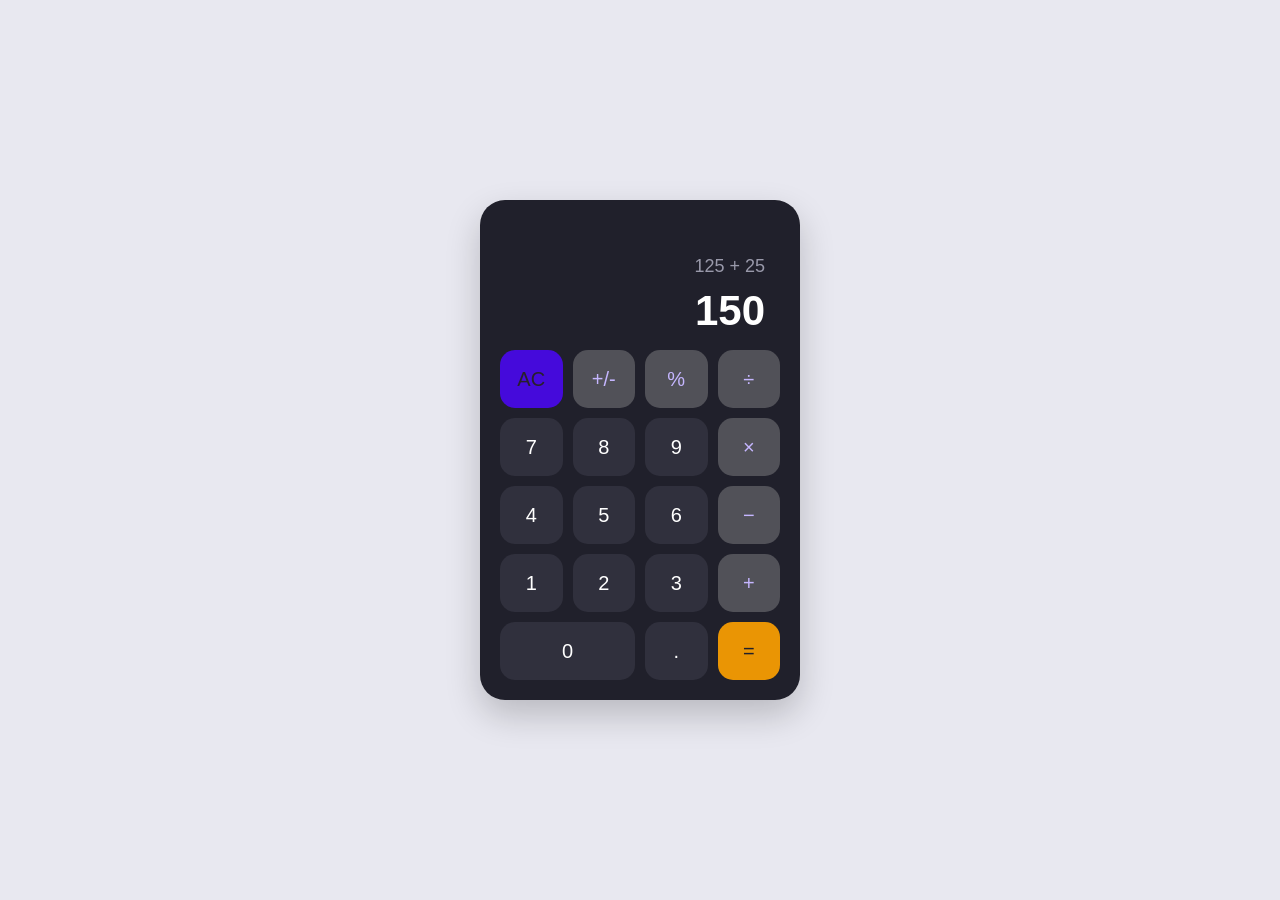
<file: Calculator/index.html>
<!DOCTYPE html>
<html lang="en">
<head>
    <meta charset="UTF-8">
    <meta name="viewport" content="width=device-width, initial-scale=1.0">
    <title>Calculator</title>
    <link rel="stylesheet" href="style.css">
</head>
<body>

    <div class="calculator">

        <div class="display">
            <div class="previous">125 + 25</div>
            <div class="current">150</div>
        </div>

        <div class="buttons">
            <button class="clear">AC</button>
            <button class="operator">+/-</button>
            <button class="operator">%</button>
            <button class="operator">÷</button>

            <button>7</button>
            <button>8</button>
            <button>9</button>
            <button class="operator">×</button>

            <button>4</button>
            <button>5</button>
            <button>6</button>
            <button class="operator">−</button>

            <button>1</button>
            <button>2</button>
            <button>3</button>
            <button class="operator">+</button>

            <button class="zero">0</button>
            <button>.</button>
            <button class="equal">=</button>
        </div>

    </div>

</body>
</html>
</file>
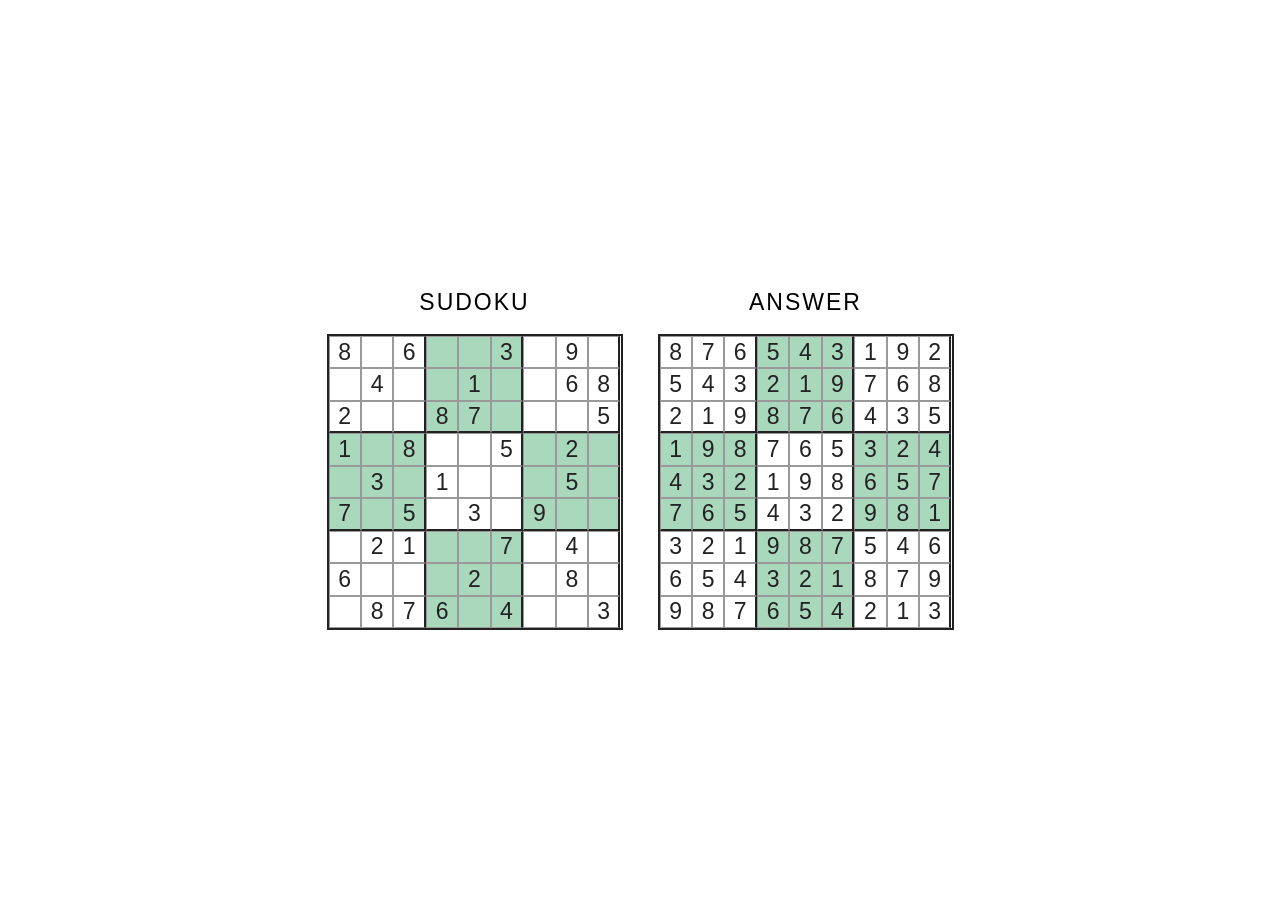
<file: Sudoko/index.html>
<!DOCTYPE html>
<html lang="en">
<head>
    <meta charset="UTF-8">
    <meta name="viewport" content="width=device-width, initial-scale=1.0">
    <title>Sudoku</title>
    <link rel="stylesheet" href="style.css">
</head>
<body>

    <div class="container">

        <div class="sudoku-section">
            <h2>SUDOKU</h2>

            <div class="board sudoku">
                <span>8</span><span></span><span>6</span><span></span><span></span><span>3</span><span></span><span>9</span><span></span>
                <span></span><span>4</span><span></span><span></span><span>1</span><span></span><span></span><span>6</span><span>8</span>
                <span>2</span><span></span><span></span><span>8</span><span>7</span><span></span><span></span><span></span><span>5</span>

                <span>1</span><span></span><span>8</span><span></span><span></span><span>5</span><span></span><span>2</span><span></span>
                <span></span><span>3</span><span></span><span>1</span><span></span><span></span><span></span><span>5</span><span></span>
                <span>7</span><span></span><span>5</span><span></span><span>3</span><span></span><span>9</span><span></span><span></span>

                <span></span><span>2</span><span>1</span><span></span><span></span><span>7</span><span></span><span>4</span><span></span>
                <span>6</span><span></span><span></span><span></span><span>2</span><span></span><span></span><span>8</span><span></span>
                <span></span><span>8</span><span>7</span><span>6</span><span></span><span>4</span><span></span><span></span><span>3</span>
            </div>
        </div>

        <div class="sudoku-section">
            <h2>ANSWER</h2>

            <div class="board answer">
                <span>8</span><span>7</span><span>6</span><span>5</span><span>4</span><span>3</span><span>1</span><span>9</span><span>2</span>
                <span>5</span><span>4</span><span>3</span><span>2</span><span>1</span><span>9</span><span>7</span><span>6</span><span>8</span>
                <span>2</span><span>1</span><span>9</span><span>8</span><span>7</span><span>6</span><span>4</span><span>3</span><span>5</span>

                <span>1</span><span>9</span><span>8</span><span>7</span><span>6</span><span>5</span><span>3</span><span>2</span><span>4</span>
                <span>4</span><span>3</span><span>2</span><span>1</span><span>9</span><span>8</span><span>6</span><span>5</span><span>7</span>
                <span>7</span><span>6</span><span>5</span><span>4</span><span>3</span><span>2</span><span>9</span><span>8</span><span>1</span>

                <span>3</span><span>2</span><span>1</span><span>9</span><span>8</span><span>7</span><span>5</span><span>4</span><span>6</span>
                <span>6</span><span>5</span><span>4</span><span>3</span><span>2</span><span>1</span><span>8</span><span>7</span><span>9</span>
                <span>9</span><span>8</span><span>7</span><span>6</span><span>5</span><span>4</span><span>2</span><span>1</span><span>3</span>
            </div>
        </div>

    </div>

</body>
</html>
</file>
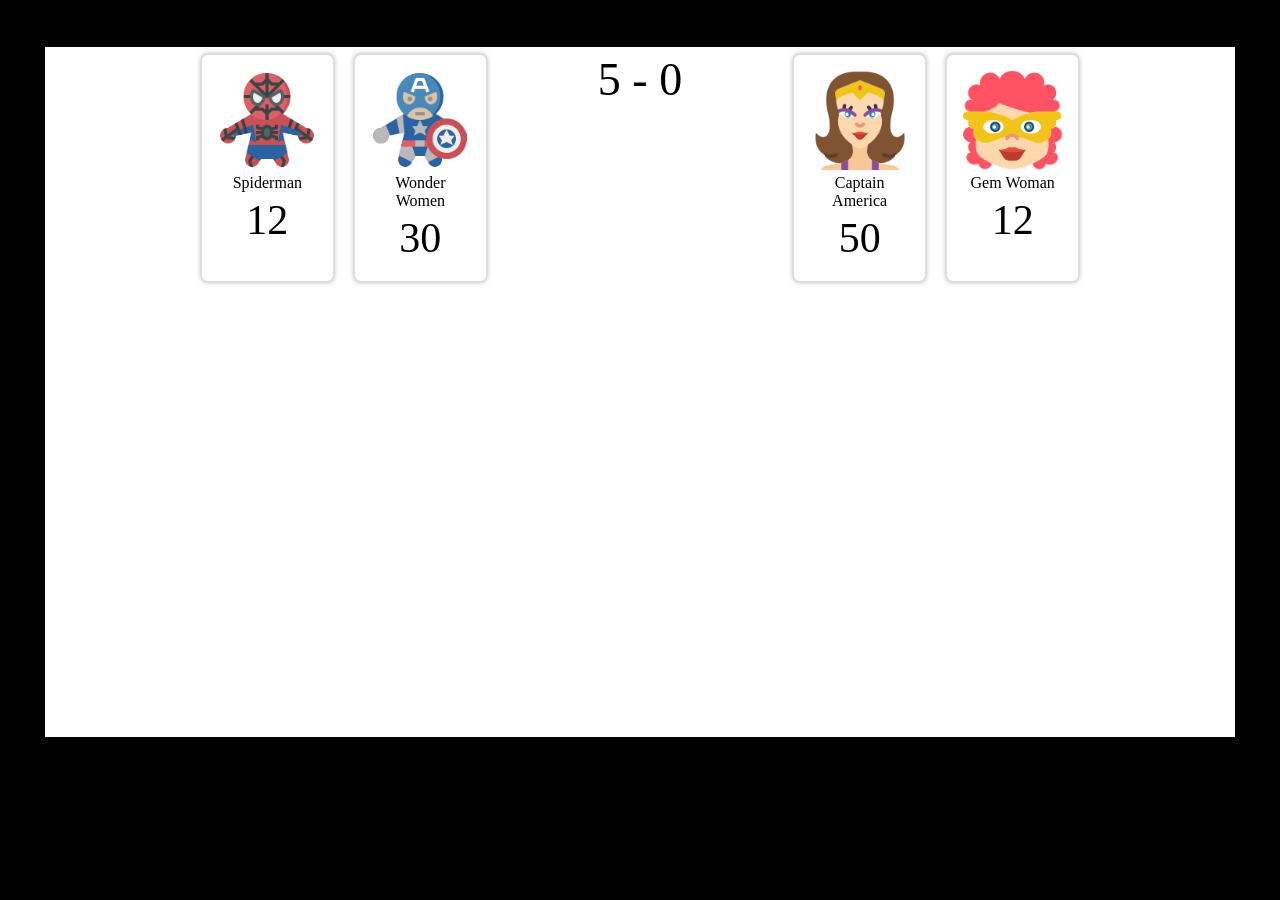
<file: Superwars/index.html>
<!DOCTYPE html>

<html lang="en">
<head>
    <meta charset="UTF-8">
    <meta name="viewport" content="width=device-width, initial-scale=1.0">
    <title>Superwars</title>
    <link rel="stylesheet" href="style.css">
</head>
<body>


<div class="container">

    <div class="team">
        <div class="card">
            <img src="super-1.png" alt="Spiderman">
            <p>Spiderman</p>
            <h1>12</h1>
        </div>

        <div class="card">
            <img src="super-2.png" alt="Wonder Women">
            <p>Wonder<br>Women</p>
            <h1>30</h1>
        </div>
    </div>

    <h1 class="score">5 - 0</h1>

    <div class="team">
        <div class="card">
            <img src="super-3.png" alt="Captain America">
            <p>Captain<br>America</p>
            <h1>50</h1>
        </div>

        <div class="card">
            <img src="super-4.png" alt="Gem Woman">
            <p>Gem Woman</p>
            <h1>12</h1>
        </div>
    </div>

</div>


</body>
</html>
</file>
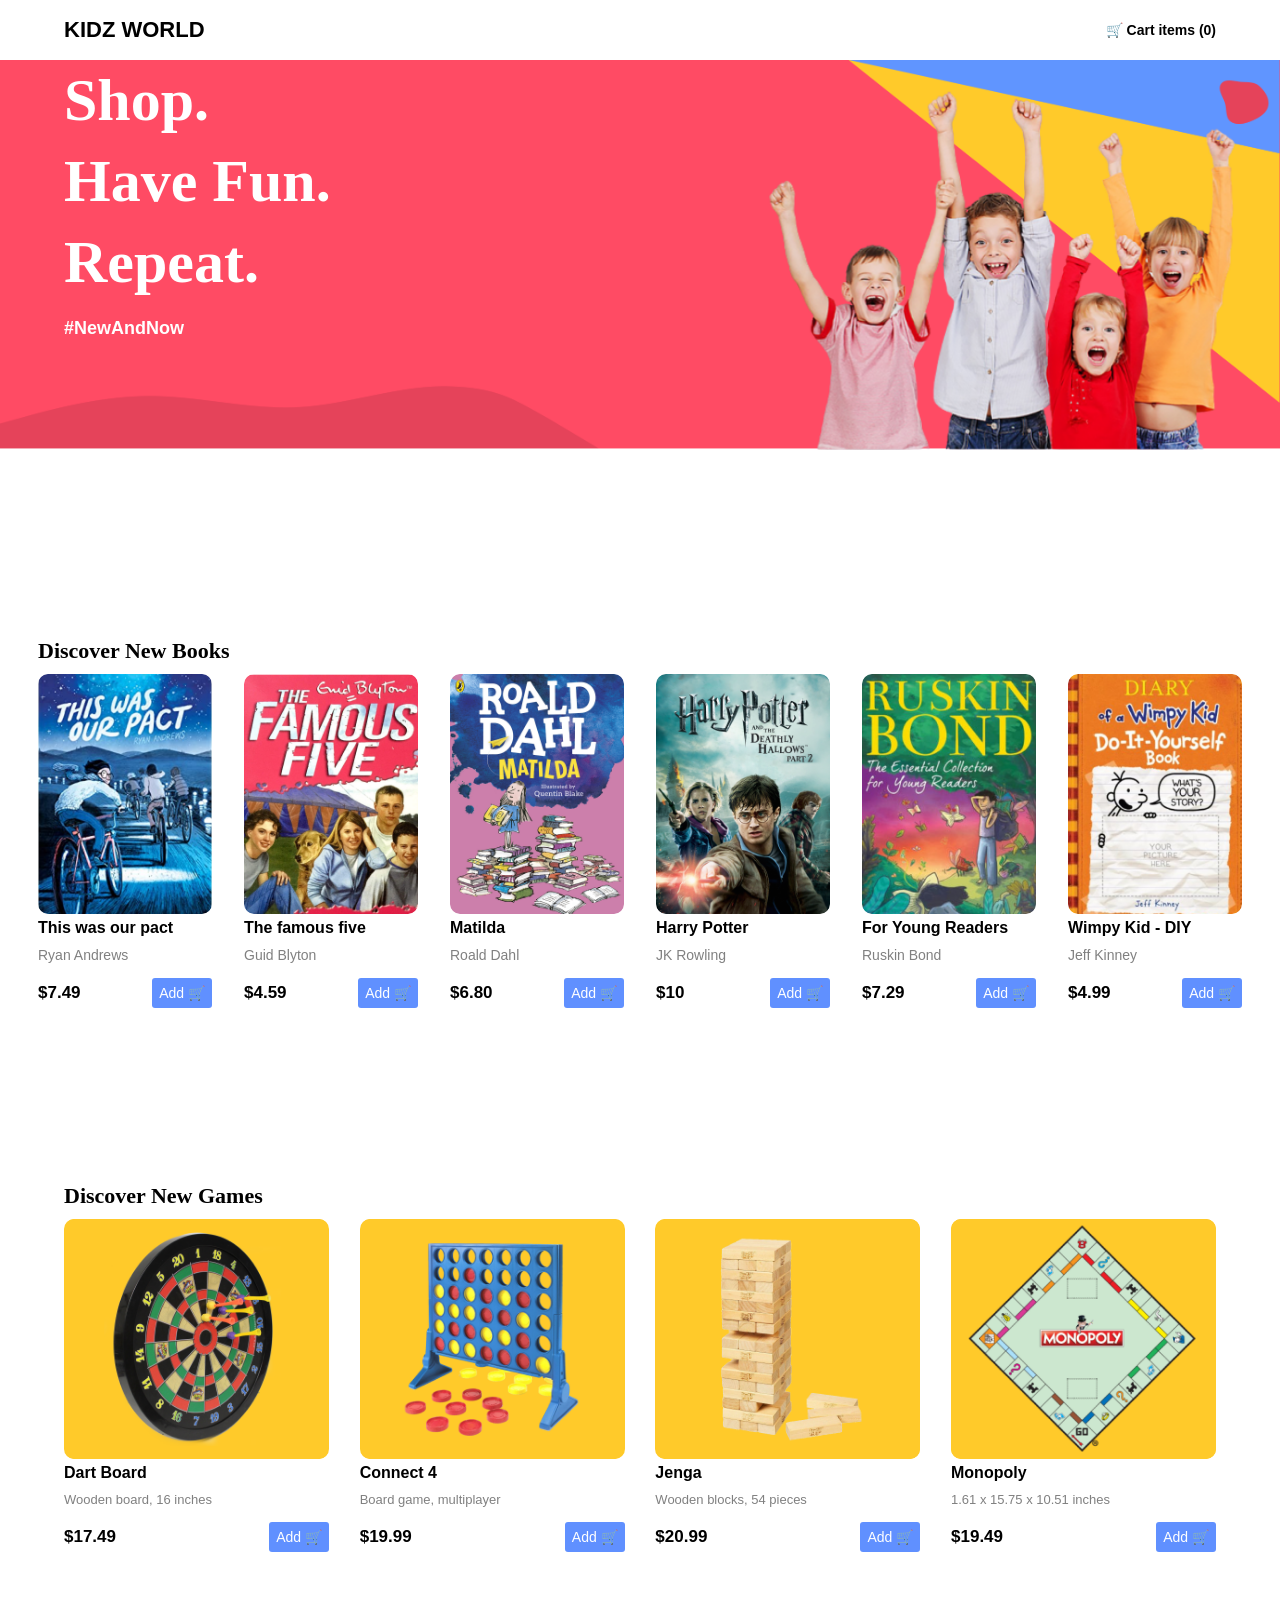
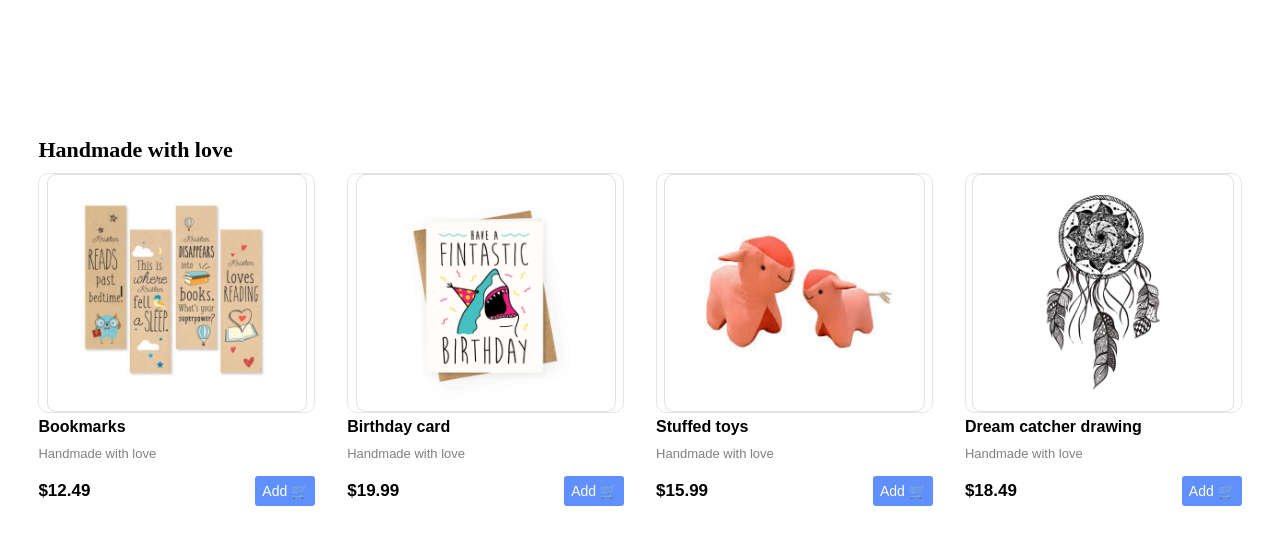
<file: Kidz World clone/kidz world.html>
<!DOCTYPE html>
<html lang="en">
<head>
    <meta charset="UTF-8">
    <meta name="viewport" content="width=device-width, initial-scale=1.0">
    <title>Document</title>
    <link rel="stylesheet" href="kidz world.css">
</head>
<body>
    <div class="navbar">
        <h2>KIDZ <span>WORLD</span></h2>

        <div class="cart">
            🛒 Cart items (0)
        </div>
    </div>
    <div class="banner">
        <div class="banner-text">
            <h1>
                Shop.<br>
                Have Fun.<br>
                Repeat.
            </h1>

            <h3>#NewAndNow</h3>
        </div>
    </div>



<div class="books-section">

    <h2>Discover New Books</h2>

    <div class="books">

        <div class="book">
            <img src="book1.png" alt="This was our pact">
            <h3>This was our pact</h3>
            <p>Ryan Andrews</p>
            <div class="bottom">
                <b>$7.49</b>
                <button>Add 🛒</button>
            </div>
        </div>

        <div class="book">
            <img src="book2.png" alt="The famous five">
            <h3>The famous five</h3>
            <p>Guid Blyton</p>
            <div class="bottom">
                <b>$4.59</b>
                <button>Add 🛒</button>
            </div>
        </div>

        <div class="book">
            <img src="book3.png" alt="Matilda">
            <h3>Matilda</h3>
            <p>Roald Dahl</p>
            <div class="bottom">
                <b>$6.80</b>
                <button>Add 🛒</button>
            </div>
        </div>

        <div class="book">
            <img src="book4.png" alt="Harry Potter">
            <h3>Harry Potter</h3>
            <p>JK Rowling</p>
            <div class="bottom">
                <b>$10</b>
                <button>Add 🛒</button>
            </div>
        </div>

        <div class="book">
            <img src="book5.png" alt="For Young Readers">
            <h3>For Young Readers</h3>
            <p>Ruskin Bond</p>
            <div class="bottom">
                <b>$7.29</b>
                <button>Add 🛒</button>
            </div>
        </div>

        <div class="book">
            <img src="book6.png" alt="Wimpy Kid">
            <h3>Wimpy Kid - DIY</h3>
            <p>Jeff Kinney</p>
            <div class="bottom">
                <b>$4.99</b>
                <button>Add 🛒</button>
            </div>
        </div>

    </div>
</div>

<div class="games-section">

    <h2>Discover New Games</h2>

    <div class="games">

        <div class="game">
            <div class="game-image">
                <img src="dart-board.png" alt="Dart Board">
            </div>
            <h3>Dart Board</h3>
            <p>Wooden board, 16 inches</p>
            <div class="game-bottom">
                <b>$17.49</b>
                <button>Add 🛒</button>
            </div>
        </div>

        <div class="game">
            <div class="game-image">
                <img src="connect-four.png" alt="Connect 4">
            </div>
            <h3>Connect 4</h3>
            <p>Board game, multiplayer</p>
            <div class="game-bottom">
                <b>$19.99</b>
                <button>Add 🛒</button>
            </div>
        </div>

        <div class="game">
            <div class="game-image">
                <img src="jenga.png" alt="Jenga">
            </div>
            <h3>Jenga</h3>
            <p>Wooden blocks, 54 pieces</p>
            <div class="game-bottom">
                <b>$20.99</b>
                <button>Add 🛒</button>
            </div>
        </div>

        <div class="game">
            <div class="game-image">
                <img src="monopoly.png" alt="Monopoly">
            </div>
            <h3>Monopoly</h3>
            <p>1.61 x 15.75 x 10.51 inches</p>
            <div class="game-bottom">
                <b>$19.49</b>
                <button>Add 🛒</button>
            </div>
        </div>

    </div>
</div>

<div class="handmade-section">

    <h2>Handmade with love</h2>

    <div class="handmade-products">

        <div class="handmade-card">
            <div class="handmade-image">
                <img src="bookmarks.png" alt="Bookmarks">
            </div>

            <h3>Bookmarks</h3>
            <p>Handmade with love</p>

            <div class="handmade-bottom">
                <b>$12.49</b>
                <button>Add 🛒</button>
            </div>
        </div>

        <div class="handmade-card">
            <div class="handmade-image">
                <img src="birthday-card.png" alt="Birthday card">
            </div>

            <h3>Birthday card</h3>
            <p>Handmade with love</p>

            <div class="handmade-bottom">
                <b>$19.99</b>
                <button>Add 🛒</button>
            </div>
        </div>

        <div class="handmade-card">
            <div class="handmade-image">
                <img src="stuffed-toy.png" alt="Stuffed toys">
            </div>

            <h3>Stuffed toys</h3>
            <p>Handmade with love</p>

            <div class="handmade-bottom">
                <b>$15.99</b>
                <button>Add 🛒</button>
            </div>
        </div>

        <div class="handmade-card">
            <div class="handmade-image">
                <img src="dream-catcher.png" alt="Dream catcher drawing">
            </div>

            <h3>Dream catcher drawing</h3>
            <p>Handmade with love</p>

            <div class="handmade-bottom">
                <b>$18.49</b>
                <button>Add 🛒</button>
            </div>
        </div>

    </div>
</div>
</body>
</html>
</file>
<file: Calculator/style.css>
* {
    box-sizing: border-box;
}

body {
    margin: 0;
    min-height: 100vh;
    display: flex;
    justify-content: center;
    align-items: center;
    background: #e8e8f0;
    font-family: Arial, Helvetica, sans-serif;
}

.calculator {
    width: 320px;
    padding: 20px;
    background: #20202b;
    border-radius: 25px;
    box-shadow: 0 15px 35px rgba(0, 0, 0, 0.2);
}

.display {
    height: 130px;
    padding: 15px;
    display: flex;
    flex-direction: column;
    justify-content: flex-end;
    align-items: flex-end;
    color: white;
    overflow: hidden;
}

.previous {
    color: #9999aa;
    font-size: 18px;
    margin-bottom: 10px;
}

.current {
    font-size: 42px;
    font-weight: bold;
}

.buttons {
    display: grid;
    grid-template-columns: repeat(4, 1fr);
    gap: 10px;
}

button {
    height: 58px;
    border: none;
    border-radius: 15px;
    background: #30303d;
    color: white;
    font-size: 20px;
    cursor: pointer;
}

button:hover {
    background: #454555;
}

.operator {
    background: #515158;
    color: #c5b6ff;
}

.clear {
    background: #450adb;
    color: #29202a;
}

.equal {
    background: #ea9504;
    color: #20202b;
}

.zero {
    grid-column: span 2;
}

@media (max-width: 400px) {
    .calculator {
        width: 90%;
    }

    button {
        height: 55px;
    }
}
</file>
<file: Sudoko/style.css>
* {
    box-sizing: border-box;
}

body {
    margin: 0;
    min-height: 100vh;
    display: flex;
    justify-content: center;
    align-items: center;
    font-family: Arial, Helvetica, sans-serif;
    background: white;
}

.container {
    display: flex;
    justify-content: center;
    align-items: center;
    gap: 35px;
    padding: 30px;
}

.sudoku-section {
    display: flex;
    flex-direction: column;
    align-items: center;
}

h2 {
    font-size: 23px;
    font-weight: 400;
    letter-spacing: 2px;
    margin-bottom: 18px;
}

.board {
    width: 296px;
    height: 296px;
    display: grid;
    grid-template-columns: repeat(9, 1fr);
    grid-template-rows: repeat(9, 1fr);
    border: 2px solid #222;
}

.board span {
    display: flex;
    justify-content: center;
    align-items: center;
    border: 0.7px solid #999;
    font-size: 23px;
    font-weight: 400;
    color: #222;
}

/* Green highlighted boxes */

.board span:nth-child(4),
.board span:nth-child(5),
.board span:nth-child(6),
.board span:nth-child(13),
.board span:nth-child(14),
.board span:nth-child(15),
.board span:nth-child(22),
.board span:nth-child(23),
.board span:nth-child(24),
.board span:nth-child(28),
.board span:nth-child(29),
.board span:nth-child(30),
.board span:nth-child(34),
.board span:nth-child(35),
.board span:nth-child(36),
.board span:nth-child(37),
.board span:nth-child(38),
.board span:nth-child(39),
.board span:nth-child(43),
.board span:nth-child(44),
.board span:nth-child(45),
.board span:nth-child(46),
.board span:nth-child(47),
.board span:nth-child(48),
.board span:nth-child(52),
.board span:nth-child(53),
.board span:nth-child(54),
.board span:nth-child(58),
.board span:nth-child(59),
.board span:nth-child(60),
.board span:nth-child(67),
.board span:nth-child(68),
.board span:nth-child(69),
.board span:nth-child(76),
.board span:nth-child(77),
.board span:nth-child(78) {
    background-color: #a9d8bd;
}

/* Thick vertical lines */

.board span:nth-child(3n) {
    border-right: 2px solid #222;
}

/* Thick horizontal lines */

.board span:nth-child(n+19):nth-child(-n+27),
.board span:nth-child(n+46):nth-child(-n+54) {
    border-bottom: 2px solid #222;
}

/* Responsive design */

@media (max-width: 700px) {
    .container {
        flex-direction: column;
        gap: 35px;
    }

    .board {
        width: min(296px, 85vw);
        height: min(296px, 85vw);
    }

    .board span {
        font-size: clamp(15px, 5vw, 23px);
    }
}
</file>
<file: Superwars/style.css>
* {
  box-sizing: border-box;
  }

body {
margin: 0;
background: black;
font-family: Georgia, serif;
}

.container {
width: 93%;
min-height: 690px;
margin: 47px auto 0;
background: white;
display: flex;
justify-content: center;
align-items: flex-start;
gap: 110px;
padding: 6px 20px;
}

.team {
display: flex;
gap: 18px;
}

.card {
width: 135px;
height: 230px;
border: 2px solid #ddd;
border-radius: 8px;
box-shadow: 0 0 4px #ccc;
text-align: center;
padding: 15px 5px;
}

.card img {
width: 100px;
height: 100px;
object-fit: contain;
}

.card p {
margin: 0;
font-size: 16px;
}

.card h1 {
margin: 4px 0;
font-size: 42px;
font-weight: normal;
}

.score {
font-size: 46px;
font-weight: normal;
margin: 0;
}

@media (max-width: 750px) {
.container {
flex-direction: column;
align-items: center;
gap: 25px;
min-height: 100vh;
}


.team {
    justify-content: center;
    flex-wrap: wrap;
}

.score {
    order: -1;
    font-size: 36px;
}


}

@media (max-width: 350px) {
.card {
width: 120px;
}


.team {
    gap: 10px;
}


}
</file>
<file: Kidz World clone/kidz world.css>
* {
    margin: 0;
    padding: 0;
    box-sizing: border-box;
}

body {
    font-family: Arial, sans-serif;
    background-color: white;
}

.navbar {
    height: 60px;
    background-color: white;
    display: flex;
    justify-content: space-between;
    align-items: center;
    padding: 0 5%;
}

.navbar h2 {
    font-size: 22px;
    color: black;
}

.navbar span {
    font-weight: bold;
}

.cart {
    font-size: 14px;
    font-weight: bold;
}



.banner {
    height: 410px;
    width: 1510;
    background-image: url("kw-background.png");
    background-size: cover;
    
}



.banner-text {
    position: absolute;
    top: 60px;
    left: 5%;
    z-index: 3;
    color: white;
}

.banner-text h1 {
    font-family: Georgia, serif;
    font-size: 60px;
    line-height: 1.35;
    margin: 0;
}

.banner-text h3 {
    margin-top: 15px;
    font-size: 18px;
}

.kids-image {
    position: absolute;
    right: 4%;
    bottom: 0;
    width: 39%;
    height: 90%;
    z-index: 3;
    display: flex;
    justify-content: center;
    align-items: flex-end;
}

.kids-image img {
    width: 100%;
    height: 100%;
    object-fit: contain;
    object-position: bottom;
}


* {
    margin: 0;
    padding: 0;
    box-sizing: border-box;
}

body {
    font-family: Arial, sans-serif;
    background-color: white;
}



.books-section {
    width: 100%;
    padding: 18px 38px 30px;
    margin-top: 150px;
    background-color: white;
}

.books-section h2 {
    font-family: Georgia, serif;
    font-size: 22px;
    margin-bottom: 10px;
}

.books {
    display: flex;
    justify-content: space-between;
    gap: 25px;
}

.book {
    width: 174px;
    flex-shrink: 0;
}


.book img {
    width: 174px;
    height: 240px;
    object-fit: cover;
    border-radius: 10px;
    display: block;
}


.book h3 {
    font-size: 16px;
    font-weight: bold;
    margin-top: 5px;
    margin-bottom: 10px;
}

.book p {
    font-size: 14px;
    color: gray;
    margin-bottom: 15px;
}

.bottom {
    display: flex;
    justify-content: space-between;
    align-items: center;
}

.bottom b {
    font-size: 17px;
}

button {
    background-color: #6090ff;
    color: white;
    border: none;
    padding: 7px;
    border-radius: 3px;
    font-size: 14px;
    cursor: pointer;
}

button:hover {
    background-color: #376be0;
}

.games-section {
    padding: 145px 5% 40px;
    background-color: white;
}

.games-section h2 {
    font-family: Georgia, serif;
    font-size: 22px;
    margin-bottom: 10px;
}

.games {
    display: flex;
    justify-content: space-between;
    gap: 30px;
}

.game {
    width: 23%;
    flex-shrink: 0;
}


.game-image {
    width: 100%;
    height: 240px;
    background-color: #ffca28;
    border-radius: 10px;
    display: flex;
    justify-content: center;
    align-items: center;
    overflow: hidden;
}

.game-image img {
    width: 100%;
    height: 100%;
    object-fit: contain;
}


.game h3 {
    font-size: 16px;
    margin-top: 5px;
    margin-bottom: 10px;
}


.game p {
    font-size: 13px;
    color: gray;
    margin-bottom: 15px;
}


.game-bottom {
    display: flex;
    justify-content: space-between;
    align-items: center;
}

.game-bottom b {
    font-size: 17px;
}

.game button {
    background-color: #6090ff;
    color: white;
    border: none;
    padding: 7px;
    border-radius: 3px;
    font-size: 14px;
    cursor: pointer;
}

.game button:hover {
    background-color: #376be0;
}





.handmade-section {
    padding: 145px 3% 40px;
    background-color: white;
}

.handmade-section h2 {
    font-family: Georgia, serif;
    font-size: 22px;
    margin-bottom: 10px;
}

.handmade-products {
    display: flex;
    justify-content: space-between;
    gap: 30px;
}

.handmade-card {
    width: 23%;
    flex-shrink: 0;
}


.handmade-image {
    width: 100%;
    height: 240px;
    border: 1px solid #e5e5e5;
    border-radius: 10px;
    display: flex;
    justify-content: center;
    align-items: center;
    overflow: hidden;
}

.handmade-image img {
    width: 100%;
    height: 100%;
    object-fit: contain;
}


.handmade-card h3 {
    font-size: 16px;
    margin-top: 5px;
    margin-bottom: 10px;
}


.handmade-card p {
    font-size: 13px;
    color: gray;
    margin-bottom: 15px;
}


.handmade-bottom {
    display: flex;
    justify-content: space-between;
    align-items: center;
}

.handmade-bottom b {
    font-size: 17px;
}

.handmade-card button {
    background-color: #6090ff;
    color: white;
    border: none;
    padding: 7px;
    border-radius: 3px;
    font-size: 14px;
    cursor: pointer;
}

.handmade-card button:hover {
    background-color: #376be0;
}
</file>
